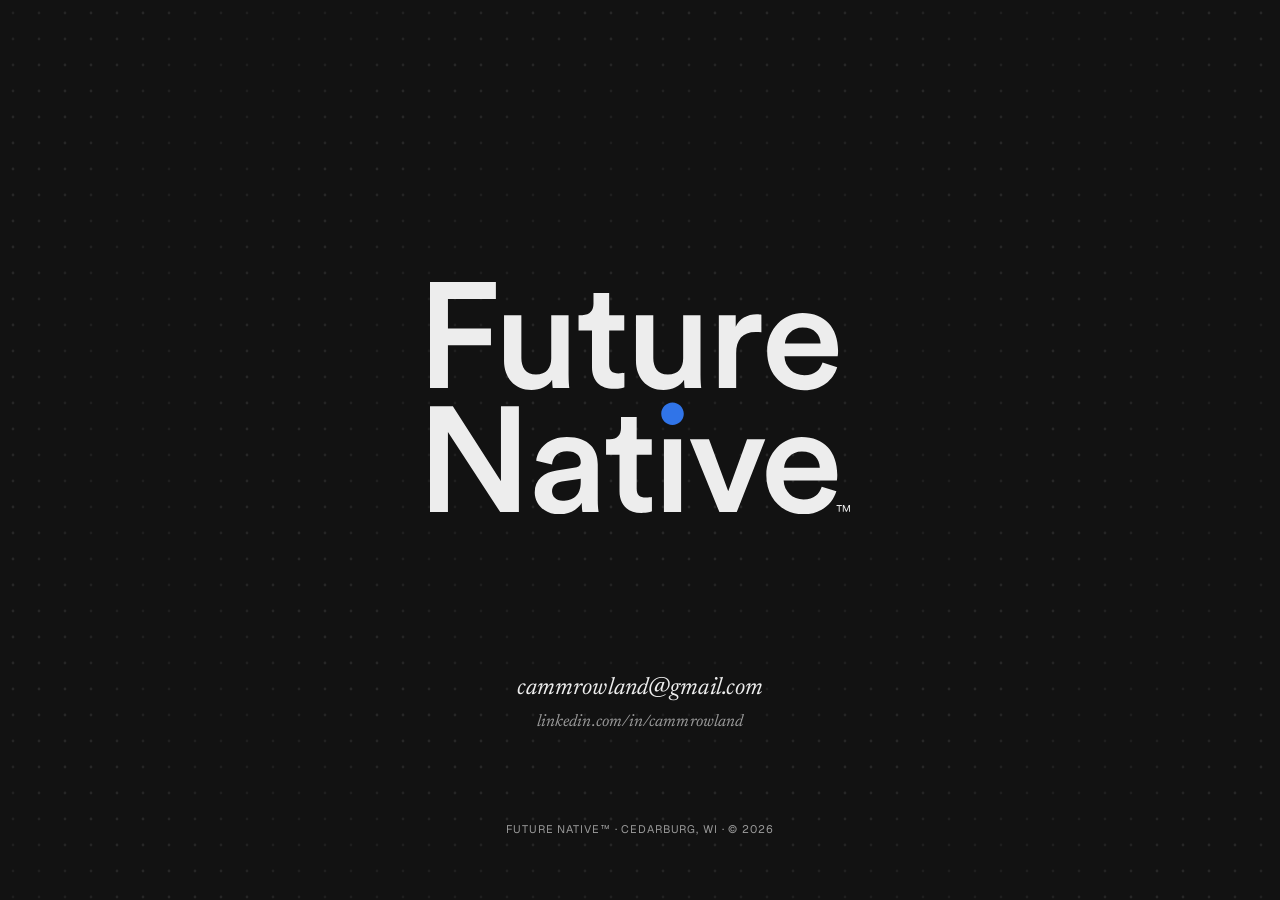
<file: index.html>
<!DOCTYPE html>
<html lang="en">
<head>
<meta charset="utf-8">
<meta name="viewport" content="width=device-width, initial-scale=1">
<title>Future Native</title>
<meta name="description" content="A studio practice in Cedarburg, Wisconsin.">
<meta property="og:title" content="Future Native">
<meta property="og:description" content="A studio practice in Cedarburg, Wisconsin.">
<meta property="og:image" content="og-image.png">
<meta property="og:type" content="website">
<meta property="og:url" content="https://futurenative.com/">
<meta name="twitter:card" content="summary_large_image">
<link rel="icon" type="image/png" href="">
<link rel="preconnect" href="https://fonts.googleapis.com">
<link rel="preconnect" href="https://fonts.gstatic.com" crossorigin>
<link href="https://fonts.googleapis.com/css2?family=Geist:wght@400;500&family=Newsreader:ital,wght@0,400;1,400&display=swap" rel="stylesheet">
<link rel="stylesheet" href="style.css">
</head>
<body>
<canvas id="grid" aria-hidden="true"></canvas>
<main>
  <section class="hero">
    <svg class="logo" role="img" aria-label="Future Native" xmlns="http://www.w3.org/2000/svg" viewBox="0 0 439.63 243.2">
      <g id="Layer_1-2" data-name="Layer 1">
        <g>
          <path d="M0,110.86V0h68.95v17.67H18.76v31.11h45.03v17.36H18.76v44.72H0Z"/>
          <path d="M106.26,113.05c-18.14,0-28.77-13.45-28.77-30.33v-48h18.14v44.72c0,9.38,4.38,17.36,15.32,17.36s15.95-7.04,15.95-17.04v-45.03h18.14v62.23c0,6.25.47,11.1.78,13.92h-17.36c-.31-1.72-.62-5.32-.62-8.44-3.75,6.88-12.67,10.63-21.58,10.63Z"/>
          <path d="M187.55,34.71h15.79v16.1h-15.79v35.34c0,6.72,2.97,9.54,9.69,9.54,2.5,0,5.47-.47,6.25-.63v15.01c-1.09.47-4.53,1.72-11.1,1.72-14.07,0-22.83-8.44-22.83-22.67v-38.31h-14.07v-16.1h3.91c8.13,0,11.73-5.16,11.73-11.88v-11.41h16.42v23.3Z"/>
          <path d="M244.36,113.05c-18.14,0-28.77-13.45-28.77-30.33v-48h18.14v44.72c0,9.38,4.38,17.36,15.32,17.36s15.95-7.04,15.95-17.04v-45.03h18.14v62.23c0,6.25.47,11.1.78,13.92h-17.36c-.31-1.72-.62-5.32-.62-8.44-3.75,6.88-12.67,10.63-21.58,10.63Z"/>
          <path d="M346.9,52.69c-2.03-.31-4.06-.47-5.94-.47-14.07,0-20.48,8.13-20.48,22.36v36.27h-18.14V34.71h17.67v12.2c3.6-8.29,12.04-13.13,22.04-13.13,2.19,0,4.07.31,4.85.47v18.45Z"/>
          <path d="M426.24,89.12c-4.07,13.29-16.11,24.08-34.4,24.08-20.64,0-38.93-15.01-38.93-40.81,0-24.08,17.83-40.03,37.06-40.03,23.45,0,37.21,15.48,37.21,39.56,0,2.97-.31,5.47-.47,5.79h-55.66c.47,11.57,9.54,19.86,20.79,19.86s16.57-5.79,19.08-13.29l15.32,4.85ZM408.88,64.42c-.31-8.91-6.25-16.89-18.76-16.89-11.41,0-17.98,8.76-18.61,16.89h37.37Z"/>
          <path d="M73.49,240.86l-54.73-83.96v83.96H0v-110.86h23.92l50.35,78.65v-78.65h18.76v110.86h-19.54Z"/>
          <path d="M132.6,197.23l19.54-2.97c4.38-.63,5.63-2.81,5.63-5.47,0-6.41-4.38-11.57-14.38-11.57s-14.86,6.1-15.64,13.76l-16.57-3.75c1.41-13.13,13.29-24.86,32.05-24.86,23.46,0,32.37,13.29,32.37,28.46v37.84c0,6.88.78,11.41.94,12.2h-16.89c-.16-.47-.78-3.6-.78-9.69-3.6,5.79-11.1,12.04-23.45,12.04-15.95,0-25.8-10.94-25.8-22.98,0-13.6,10.01-21.11,22.98-22.98ZM157.77,209.27v-3.44l-19.86,2.97c-5.63.94-10.16,4.07-10.16,10.32,0,5.16,3.91,9.85,11.1,9.85,10.16,0,18.92-4.85,18.92-19.7Z"/>
          <path d="M216.34,164.71h15.79v16.1h-15.79v35.34c0,6.72,2.97,9.54,9.7,9.54,2.5,0,5.47-.47,6.25-.63v15.01c-1.09.47-4.54,1.72-11.1,1.72-14.07,0-22.83-8.44-22.83-22.67v-38.31h-14.07v-16.1h3.91c8.13,0,11.73-5.16,11.73-11.88v-11.41h16.42v23.3Z"/>
          <path id="logo-tittle" d="M253.78,126.09c6.57,0,11.88,5.32,11.88,11.88s-5.32,11.73-11.88,11.73-11.73-5.16-11.73-11.73,5.32-11.88,11.73-11.88Z"/>
          <path d="M244.86,240.86v-76.15h17.98v76.15h-17.98Z"/>
          <path d="M321.1,240.86h-18.14l-30.96-76.15h20.01l20.17,54.41,19.7-54.41h19.08l-29.87,76.15Z"/>
          <path d="M425.38,219.12c-4.07,13.29-16.11,24.08-34.4,24.08-20.64,0-38.93-15.01-38.93-40.81,0-24.08,17.83-40.03,37.06-40.03,23.45,0,37.21,15.48,37.21,39.56,0,2.97-.31,5.47-.47,5.79h-55.66c.47,11.57,9.54,19.86,20.79,19.86s16.57-5.79,19.08-13.29l15.32,4.85ZM408.03,194.42c-.31-8.91-6.25-16.89-18.76-16.89-11.41,0-17.98,8.76-18.61,16.89h37.37Z"/>
        </g>
        <g>
          <path d="M428.82,234.42v6.04h-.96v-6.04h-2.32v-.89h5.59v.89h-2.32Z"/>
          <path d="M438.68,240.46v-5.4l-2.37,5.4h-.88l-2.35-5.4v5.4h-.95v-6.93h1.3l2.45,5.64,2.46-5.64h1.28v6.93h-.95Z"/>
        </g>
      </g>
    </svg>
  </section>
  <section class="contact">
    <a href="mailto:cammrowland@gmail.com">cammrowland@gmail.com</a>
    <a class="contact-secondary" href="https://www.linkedin.com/in/cammrowland/" target="_blank" rel="noopener noreferrer">linkedin.com/in/cammrowland</a>
  </section>
  <footer>
    Future Native&trade; &middot; Cedarburg, WI &middot; &copy; 2026
  </footer>
</main>
<script src="script.js"></script>
<script src="favicon-animation.js"></script>
<script src="dot-grid.js"></script>
</body>
</html>
</file>
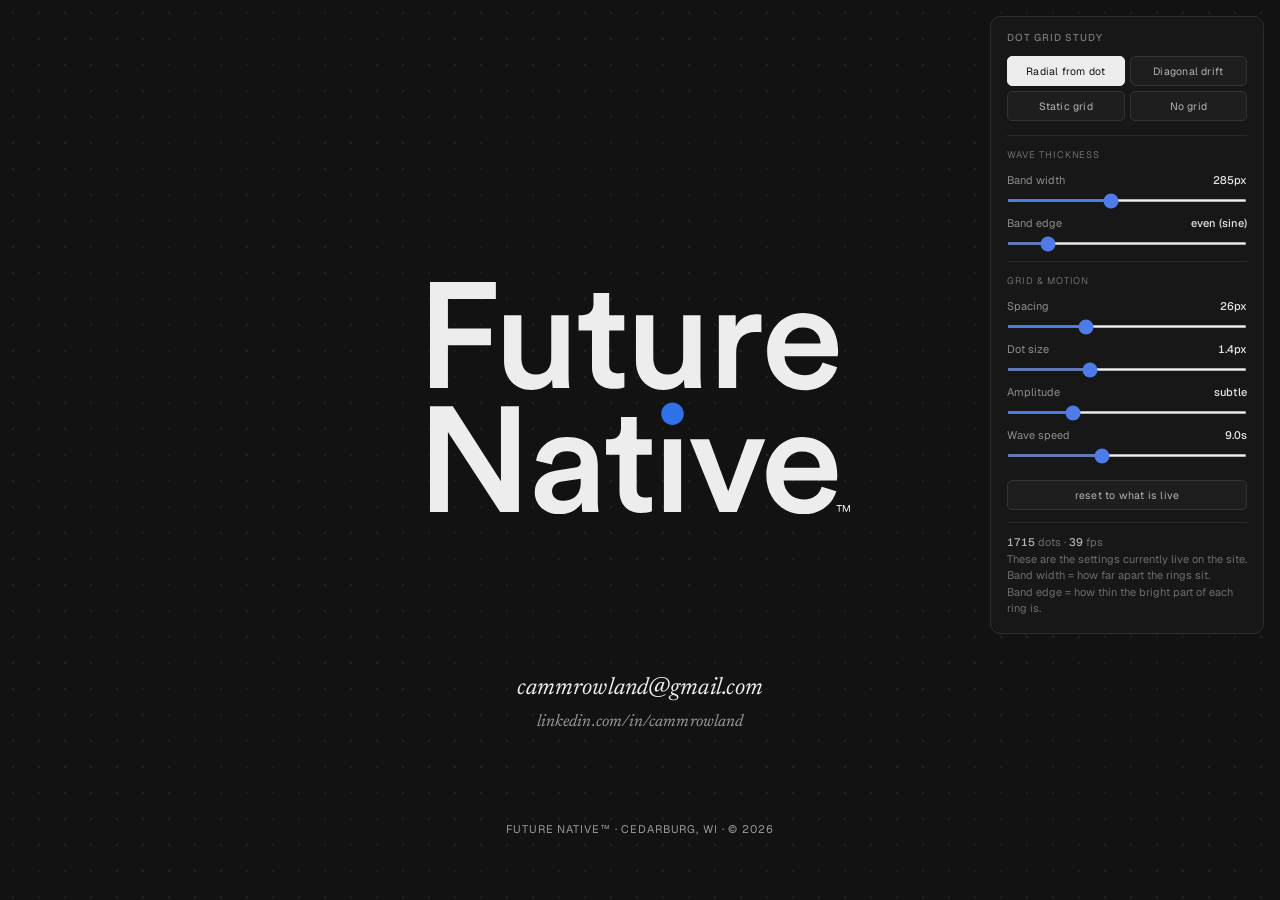
<file: tools/dot-grid-study.html>
<!DOCTYPE html>
<html lang="en">
<head>
<meta charset="utf-8">
<meta name="viewport" content="width=device-width, initial-scale=1">
<title>Future Native - dot grid study</title>
<link rel="icon" type="image/png" href="">
<link rel="preconnect" href="https://fonts.googleapis.com">
<link rel="preconnect" href="https://fonts.gstatic.com" crossorigin>
<link href="https://fonts.googleapis.com/css2?family=Geist:wght@400;500&family=Newsreader:ital,wght@0,400;1,400&display=swap" rel="stylesheet">
<style>
:root {
  --bg: #121212;
  --ink: #EDEDED;
  --muted: #9A9A9A;
  --serif: "Newsreader", Georgia, "Times New Roman", serif;
  --sans: "Geist", -apple-system, BlinkMacSystemFont, "Segoe UI", system-ui, sans-serif;
}
* { box-sizing: border-box; margin: 0; padding: 0; }
html, body { height: 100%; }
body {
  background: var(--bg); color: var(--ink); font-family: var(--serif);
  -webkit-font-smoothing: antialiased; text-rendering: optimizeLegibility;
}
#grid { position: fixed; inset: 0; width: 100%; height: 100%; z-index: 0; display: block; }
main {
  position: relative; z-index: 1;
  min-height: 100vh; min-height: 100dvh; width: 100%; max-width: 900px; margin: 0 auto;
  padding: clamp(2rem, 6vw, 4rem) clamp(1.25rem, 4vw, 2rem);
  display: grid; grid-template-rows: 1fr auto 1fr auto;
  align-items: center; justify-items: center; row-gap: clamp(3rem, 10vh, 6rem);
}
.hero { grid-row: 2; width: 100%; display: flex; justify-content: center; align-items: center; }
.logo { width: min(420px, 60vw); height: auto; display: block; fill: var(--ink); }
.contact {
  grid-row: 3; align-self: start; margin-top: clamp(2rem, 8vh, 5rem);
  display: flex; flex-direction: column; align-items: center; gap: 14px; text-align: center;
}
.contact a {
  font-family: var(--serif); font-style: italic; font-size: clamp(1.125rem, 2.4vw, 1.5rem);
  color: var(--ink); text-decoration: none; letter-spacing: 0.005em; display: inline-block;
}
.contact a.contact-secondary { font-size: clamp(0.7875rem, 1.68vw, 1.05rem); color: var(--muted); }
footer {
  grid-row: 4; font-family: var(--sans); font-size: 0.6875rem; letter-spacing: 0.08em;
  text-transform: uppercase; color: var(--muted); text-align: center;
}

/* ---- study panel, not part of the site ---- */
#panel {
  position: fixed; top: 16px; right: 16px; z-index: 10; width: 274px;
  background: rgba(24,24,24,0.94); border: 1px solid #2E2E2E; border-radius: 10px;
  padding: 14px 16px 16px; font-family: var(--sans); font-size: 11px; color: #CFCFCF;
  backdrop-filter: blur(8px); max-height: calc(100vh - 32px); overflow-y: auto;
}
#panel h2 {
  font-size: 10px; letter-spacing: 0.1em; text-transform: uppercase;
  color: #7A7A7A; font-weight: 500; margin-bottom: 12px;
}
#panel .modes { display: grid; grid-template-columns: 1fr 1fr; gap: 5px; margin-bottom: 14px; }
#panel button {
  font-family: var(--sans); font-size: 10.5px; padding: 7px 4px; cursor: pointer;
  background: #1E1E1E; color: #B4B4B4; border: 1px solid #333; border-radius: 5px;
  letter-spacing: 0.02em;
}
#panel button.on { background: #EDEDED; color: #121212; border-color: #EDEDED; }
#panel button:hover:not(.on) { background: #262626; color: #E4E4E4; }
#panel label { display: block; margin-bottom: 11px; }
#panel .row { display: flex; justify-content: space-between; margin-bottom: 4px; color: #8E8E8E; }
#panel .row b { color: #E4E4E4; font-weight: 500; font-variant-numeric: tabular-nums; }
#panel input[type=range] { width: 100%; accent-color: #4E7BE8; height: 3px; }
#panel .sep {
  margin: 13px 0 12px; padding-top: 12px; border-top: 1px solid #2A2A2A;
  font-size: 9.5px; letter-spacing: 0.1em; text-transform: uppercase; color: #6E6E6E;
}
#panel .foot {
  margin-top: 12px; padding-top: 11px; border-top: 1px solid #2A2A2A;
  color: #6E6E6E; line-height: 1.5;
}
#panel .foot b { color: #B4B4B4; font-weight: 500; font-variant-numeric: tabular-nums; }
#reset {
  width: 100%; margin-top: 9px; font-size: 10px; padding: 6px 4px;
}
</style>
</head>
<body>
<canvas id="grid"></canvas>
<main>
  <section class="hero">
<svg class="logo" role="img" aria-label="Future Native" xmlns="http://www.w3.org/2000/svg" viewBox="0 0 439.63 243.2">
      <g id="Layer_1-2" data-name="Layer 1">
        <g>
          <path d="M0,110.86V0h68.95v17.67H18.76v31.11h45.03v17.36H18.76v44.72H0Z"/>
          <path d="M106.26,113.05c-18.14,0-28.77-13.45-28.77-30.33v-48h18.14v44.72c0,9.38,4.38,17.36,15.32,17.36s15.95-7.04,15.95-17.04v-45.03h18.14v62.23c0,6.25.47,11.1.78,13.92h-17.36c-.31-1.72-.62-5.32-.62-8.44-3.75,6.88-12.67,10.63-21.58,10.63Z"/>
          <path d="M187.55,34.71h15.79v16.1h-15.79v35.34c0,6.72,2.97,9.54,9.69,9.54,2.5,0,5.47-.47,6.25-.63v15.01c-1.09.47-4.53,1.72-11.1,1.72-14.07,0-22.83-8.44-22.83-22.67v-38.31h-14.07v-16.1h3.91c8.13,0,11.73-5.16,11.73-11.88v-11.41h16.42v23.3Z"/>
          <path d="M244.36,113.05c-18.14,0-28.77-13.45-28.77-30.33v-48h18.14v44.72c0,9.38,4.38,17.36,15.32,17.36s15.95-7.04,15.95-17.04v-45.03h18.14v62.23c0,6.25.47,11.1.78,13.92h-17.36c-.31-1.72-.62-5.32-.62-8.44-3.75,6.88-12.67,10.63-21.58,10.63Z"/>
          <path d="M346.9,52.69c-2.03-.31-4.06-.47-5.94-.47-14.07,0-20.48,8.13-20.48,22.36v36.27h-18.14V34.71h17.67v12.2c3.6-8.29,12.04-13.13,22.04-13.13,2.19,0,4.07.31,4.85.47v18.45Z"/>
          <path d="M426.24,89.12c-4.07,13.29-16.11,24.08-34.4,24.08-20.64,0-38.93-15.01-38.93-40.81,0-24.08,17.83-40.03,37.06-40.03,23.45,0,37.21,15.48,37.21,39.56,0,2.97-.31,5.47-.47,5.79h-55.66c.47,11.57,9.54,19.86,20.79,19.86s16.57-5.79,19.08-13.29l15.32,4.85ZM408.88,64.42c-.31-8.91-6.25-16.89-18.76-16.89-11.41,0-17.98,8.76-18.61,16.89h37.37Z"/>
          <path d="M73.49,240.86l-54.73-83.96v83.96H0v-110.86h23.92l50.35,78.65v-78.65h18.76v110.86h-19.54Z"/>
          <path d="M132.6,197.23l19.54-2.97c4.38-.63,5.63-2.81,5.63-5.47,0-6.41-4.38-11.57-14.38-11.57s-14.86,6.1-15.64,13.76l-16.57-3.75c1.41-13.13,13.29-24.86,32.05-24.86,23.46,0,32.37,13.29,32.37,28.46v37.84c0,6.88.78,11.41.94,12.2h-16.89c-.16-.47-.78-3.6-.78-9.69-3.6,5.79-11.1,12.04-23.45,12.04-15.95,0-25.8-10.94-25.8-22.98,0-13.6,10.01-21.11,22.98-22.98ZM157.77,209.27v-3.44l-19.86,2.97c-5.63.94-10.16,4.07-10.16,10.32,0,5.16,3.91,9.85,11.1,9.85,10.16,0,18.92-4.85,18.92-19.7Z"/>
          <path d="M216.34,164.71h15.79v16.1h-15.79v35.34c0,6.72,2.97,9.54,9.7,9.54,2.5,0,5.47-.47,6.25-.63v15.01c-1.09.47-4.54,1.72-11.1,1.72-14.07,0-22.83-8.44-22.83-22.67v-38.31h-14.07v-16.1h3.91c8.13,0,11.73-5.16,11.73-11.88v-11.41h16.42v23.3Z"/>
          <path id="logo-tittle" d="M253.78,126.09c6.57,0,11.88,5.32,11.88,11.88s-5.32,11.73-11.88,11.73-11.73-5.16-11.73-11.73,5.32-11.88,11.73-11.88Z"/>
          <path d="M244.86,240.86v-76.15h17.98v76.15h-17.98Z"/>
          <path d="M321.1,240.86h-18.14l-30.96-76.15h20.01l20.17,54.41,19.7-54.41h19.08l-29.87,76.15Z"/>
          <path d="M425.38,219.12c-4.07,13.29-16.11,24.08-34.4,24.08-20.64,0-38.93-15.01-38.93-40.81,0-24.08,17.83-40.03,37.06-40.03,23.45,0,37.21,15.48,37.21,39.56,0,2.97-.31,5.47-.47,5.79h-55.66c.47,11.57,9.54,19.86,20.79,19.86s16.57-5.79,19.08-13.29l15.32,4.85ZM408.03,194.42c-.31-8.91-6.25-16.89-18.76-16.89-11.41,0-17.98,8.76-18.61,16.89h37.37Z"/>
        </g>
        <g>
          <path d="M428.82,234.42v6.04h-.96v-6.04h-2.32v-.89h5.59v.89h-2.32Z"/>
          <path d="M438.68,240.46v-5.4l-2.37,5.4h-.88l-2.35-5.4v5.4h-.95v-6.93h1.3l2.45,5.64,2.46-5.64h1.28v6.93h-.95Z"/>
        </g>
      </g>
    </svg>
  </section>
  <section class="contact">
    <a href="mailto:cammrowland@gmail.com">cammrowland@gmail.com</a>
    <a class="contact-secondary" href="https://www.linkedin.com/in/cammrowland/" target="_blank" rel="noopener noreferrer">linkedin.com/in/cammrowland</a>
  </section>
  <footer>Future Native&trade; &middot; Cedarburg, WI &middot; &copy; 2026</footer>
</main>

<div id="panel">
  <h2>Dot grid study</h2>
  <div class="modes">
    <button data-mode="radial" class="on">Radial from dot</button>
    <button data-mode="diagonal">Diagonal drift</button>
    <button data-mode="static">Static grid</button>
    <button data-mode="off">No grid</button>
  </div>

  <div class="sep">Wave thickness</div>
  <label>
    <span class="row">Band width <b id="vWave">285px</b></span>
    <input type="range" id="wave" min="50" max="600" step="5" value="285">
  </label>
  <label>
    <span class="row">Band edge <b id="vSharp">even (sine)</b></span>
    <input type="range" id="sharp" min="4" max="45" value="10">
  </label>

  <div class="sep">Grid &amp; motion</div>
  <label>
    <span class="row">Spacing <b id="vSpacing">26px</b></span>
    <input type="range" id="spacing" min="14" max="52" value="26">
  </label>
  <label>
    <span class="row">Dot size <b id="vSize">1.4px</b></span>
    <input type="range" id="size" min="6" max="30" value="14">
  </label>
  <label>
    <span class="row">Amplitude <b id="vAmp">subtle</b></span>
    <input type="range" id="amp" min="0" max="100" value="26">
  </label>
  <label>
    <span class="row">Wave speed <b id="vSpeed">9.0s</b></span>
    <input type="range" id="speed" min="20" max="200" value="90">
  </label>

  <button id="reset">reset to what is live</button>
  <div class="foot">
    <span id="stats">-</span><br>
    These are the settings currently live on the site.<br>Band width = how far apart the rings sit.<br>
    Band edge = how thin the bright part of each ring is.
  </div>
</div>

<script>
/* ---- the site's own favicon + tittle animation, unchanged ---- */
const canvas = document.createElement('canvas');
canvas.width = 32; canvas.height = 32;
const ctx = canvas.getContext('2d');
const link = document.querySelector("link[rel~='icon']");
const tittle = document.getElementById('logo-tittle');
let hue = 210;
function updateFavicon() {
  ctx.clearRect(0, 0, 32, 32);
  ctx.beginPath();
  ctx.arc(16, 16, 14, 0, Math.PI * 2);
  const color = `hsl(${hue}, 80%, 55%)`;
  ctx.fillStyle = color;
  ctx.fill();
  if (tittle) tittle.setAttribute('fill', color);
  link.href = canvas.toDataURL('image/png');
  hue = (hue + 1) % 360;
}
setInterval(updateFavicon, 150);
updateFavicon();

/* ---- the study: dot grid ---- */
const cv = document.getElementById('grid');
const g = cv.getContext('2d');
let W = 0, H = 0, DPR = 1;

const DEFAULTS = { mode: 'radial', wavelength: 285, sharp: 1.0, spacing: 26, size: 1.4, amp: 0.26, period: 9.0 };
const cfg = Object.assign({}, DEFAULTS);
const BASE = 0.030, RANGE = 0.055, BUCKETS = 14;

function resize() {
  DPR = Math.min(window.devicePixelRatio || 1, 2);
  W = cv.clientWidth; H = cv.clientHeight;
  cv.width = Math.round(W * DPR); cv.height = Math.round(H * DPR);
  g.setTransform(DPR, 0, 0, DPR, 0, 0);
}
window.addEventListener('resize', resize);

function source() {
  const t = document.getElementById('logo-tittle');
  if (!t) return { x: W / 2, y: H / 2 };
  const r = t.getBoundingClientRect();
  return { x: r.x + r.width / 2, y: r.y + r.height / 2 };
}

let frames = 0, fps = 0, last = performance.now(), dotCount = 0;

function draw(now) {
  requestAnimationFrame(draw);
  const dt = now - last;
  frames++;
  if (dt > 500) {
    fps = Math.round(frames * 1000 / dt); frames = 0; last = now;
    document.getElementById('stats').innerHTML =
      '<b>' + dotCount + '</b> dots &middot; <b>' + fps + '</b> fps';
  }

  g.clearRect(0, 0, W, H);
  if (cfg.mode === 'off') { dotCount = 0; return; }

  const s = cfg.spacing;
  const src = source();
  const phase = now * ((2 * Math.PI) / (cfg.period * 1000));
  const lam = cfg.wavelength;
  const k = cfg.sharp;

  const buckets = Array.from({ length: BUCKETS }, () => []);
  let n = 0;
  for (let y = s / 2; y < H; y += s) {
    for (let x = s / 2; x < W; x += s) {
      let v = 0.5;
      if (cfg.mode === 'radial') {
        const d = Math.hypot(x - src.x, y - src.y);
        v = 0.5 + 0.5 * Math.sin((d / lam) * Math.PI * 2 - phase);
      } else if (cfg.mode === 'diagonal') {
        v = 0.5 + 0.5 * Math.sin(((x + y) / lam) * Math.PI * 2 - phase);
      }
      // band edge: k > 1 squeezes the bright part into a thinner ring, k < 1 broadens it
      if (cfg.mode !== 'static' && k !== 1) v = Math.pow(v, k);
      const b = Math.min(BUCKETS - 1, Math.floor(v * BUCKETS));
      buckets[b].push(x, y);
      n++;
    }
  }
  dotCount = n;

  for (let b = 0; b < BUCKETS; b++) {
    const pts = buckets[b];
    if (!pts.length) continue;
    const v = (b + 0.5) / BUCKETS;
    const alpha = BASE + RANGE * (cfg.mode === 'static' ? 0.5 : (0.5 + (v - 0.5) * 2 * cfg.amp));
    g.fillStyle = 'rgba(255,255,255,' + alpha.toFixed(4) + ')';
    g.beginPath();
    for (let i = 0; i < pts.length; i += 2) {
      g.moveTo(pts[i] + cfg.size, pts[i + 1]);
      g.arc(pts[i], pts[i + 1], cfg.size, 0, Math.PI * 2);
    }
    g.fill();
  }
}

/* ---- controls ---- */
const $ = id => document.getElementById(id);

function sharpWord(k) {
  return k < 0.8 ? 'broad bands' : k <= 1.25 ? 'even (sine)' : k <= 2.2 ? 'tighter rings' : 'thin rings';
}
function ampWord(a) {
  return a === 0 ? 'flat' : a < 0.2 ? 'barely there' : a < 0.4 ? 'subtle' : a < 0.7 ? 'visible' : 'strong';
}

function paintLabels() {
  $('vWave').textContent = cfg.wavelength + 'px';
  $('vSharp').textContent = sharpWord(cfg.sharp);
  $('vSpacing').textContent = cfg.spacing + 'px';
  $('vSize').textContent = cfg.size.toFixed(1) + 'px';
  $('vAmp').textContent = ampWord(cfg.amp);
  $('vSpeed').textContent = cfg.period.toFixed(1) + 's';
}
function paintInputs() {
  $('wave').value = cfg.wavelength;
  $('sharp').value = Math.round(cfg.sharp * 10);
  $('spacing').value = cfg.spacing;
  $('size').value = Math.round(cfg.size * 10);
  $('amp').value = Math.round(cfg.amp * 100);
  $('speed').value = Math.round(cfg.period * 10);
}

document.querySelectorAll('#panel button[data-mode]').forEach(btn => {
  btn.addEventListener('click', () => {
    document.querySelectorAll('#panel button[data-mode]').forEach(b => b.classList.remove('on'));
    btn.classList.add('on');
    cfg.mode = btn.dataset.mode;
  });
});

$('wave').addEventListener('input', e => { cfg.wavelength = +e.target.value; paintLabels(); });
$('sharp').addEventListener('input', e => { cfg.sharp = +e.target.value / 10; paintLabels(); });
$('spacing').addEventListener('input', e => { cfg.spacing = +e.target.value; paintLabels(); });
$('size').addEventListener('input', e => { cfg.size = +e.target.value / 10; paintLabels(); });
$('amp').addEventListener('input', e => { cfg.amp = +e.target.value / 100; paintLabels(); });
$('speed').addEventListener('input', e => { cfg.period = +e.target.value / 10; paintLabels(); });

$('reset').addEventListener('click', () => {
  Object.assign(cfg, DEFAULTS);
  document.querySelectorAll('#panel button[data-mode]').forEach(b =>
    b.classList.toggle('on', b.dataset.mode === cfg.mode));
  paintInputs(); paintLabels();
});

paintInputs();
paintLabels();
resize();
requestAnimationFrame(draw);
</script>
</body>
</html>
</file>
<file: style.css>
:root {
  --bg: #121212;
  --ink: #EDEDED;
  --muted: #9A9A9A;
  --serif: "Newsreader", Georgia, "Times New Roman", serif;
  --sans: "Geist", -apple-system, BlinkMacSystemFont, "Segoe UI", system-ui, sans-serif;
}

* {
  box-sizing: border-box;
  margin: 0;
  padding: 0;
}

html, body {
  height: 100%;
}

body {
  background: var(--bg);
  color: var(--ink);
  font-family: var(--serif);
  -webkit-font-smoothing: antialiased;
  -moz-osx-font-smoothing: grayscale;
  text-rendering: optimizeLegibility;
}

#grid {
  position: fixed;
  inset: 0;
  width: 100%;
  height: 100%;
  z-index: 0;
  display: block;
  pointer-events: none;
  opacity: 0;
  transition: opacity 900ms ease;
}

main {
  position: relative;
  z-index: 1;
  min-height: 100vh;
  min-height: 100dvh;
  width: 100%;
  max-width: 900px;
  margin: 0 auto;
  padding: clamp(2rem, 6vw, 4rem) clamp(1.25rem, 4vw, 2rem);
  display: grid;
  grid-template-rows: 1fr auto 1fr auto;
  align-items: center;
  justify-items: center;
  row-gap: clamp(3rem, 10vh, 6rem);
}

.hero {
  grid-row: 2;
  width: 100%;
  display: flex;
  justify-content: center;
  align-items: center;
}

.logo {
  width: min(420px, 60vw);
  height: auto;
  display: block;
  fill: var(--ink);
  opacity: 0;
  transform: translateY(8px);
  transition: opacity 900ms ease, transform 900ms ease;
}

.contact {
  grid-row: 3;
  align-self: start;
  margin-top: clamp(2rem, 8vh, 5rem);
  display: flex;
  flex-direction: column;
  align-items: center;
  gap: 14px;
  text-align: center;
}

.contact a {
  font-family: var(--serif);
  font-style: italic;
  font-weight: 400;
  font-size: clamp(1.125rem, 2.4vw, 1.5rem);
  color: var(--ink);
  text-decoration: none;
  letter-spacing: 0.005em;
  opacity: 0;
  transform: translateY(8px);
  transition: opacity 900ms ease 200ms, transform 900ms ease 200ms, color 200ms ease;
  display: inline-block;
}

.contact a.contact-secondary {
  font-size: clamp(0.7875rem, 1.68vw, 1.05rem);
  color: var(--muted);
}

.contact a:hover,
.contact a:focus-visible {
  color: #C4C4C4;
}

.contact a.contact-secondary:hover,
.contact a.contact-secondary:focus-visible {
  color: #CDCDCD;
}

.contact a:focus-visible {
  outline: 1px solid var(--ink);
  outline-offset: 6px;
  border-radius: 2px;
}

footer {
  grid-row: 4;
  font-family: var(--sans);
  font-size: 0.6875rem;
  letter-spacing: 0.08em;
  text-transform: uppercase;
  color: var(--muted);
  text-align: center;
  opacity: 0;
  transform: translateY(8px);
  transition: opacity 900ms ease 400ms, transform 900ms ease 400ms;
}

.is-loaded #grid,
.is-loaded .logo,
.is-loaded .contact a,
.is-loaded footer {
  opacity: 1;
  transform: translateY(0);
}

@media (max-width: 600px) {
  main {
    row-gap: clamp(2rem, 6vh, 3rem);
  }
  .contact {
    margin-top: clamp(1.5rem, 5vh, 3rem);
  }
}

@media (prefers-reduced-motion: reduce) {
  #grid,
  .logo,
  .contact a,
  footer {
    transition: none;
    opacity: 1;
    transform: none;
  }
}
</file>
